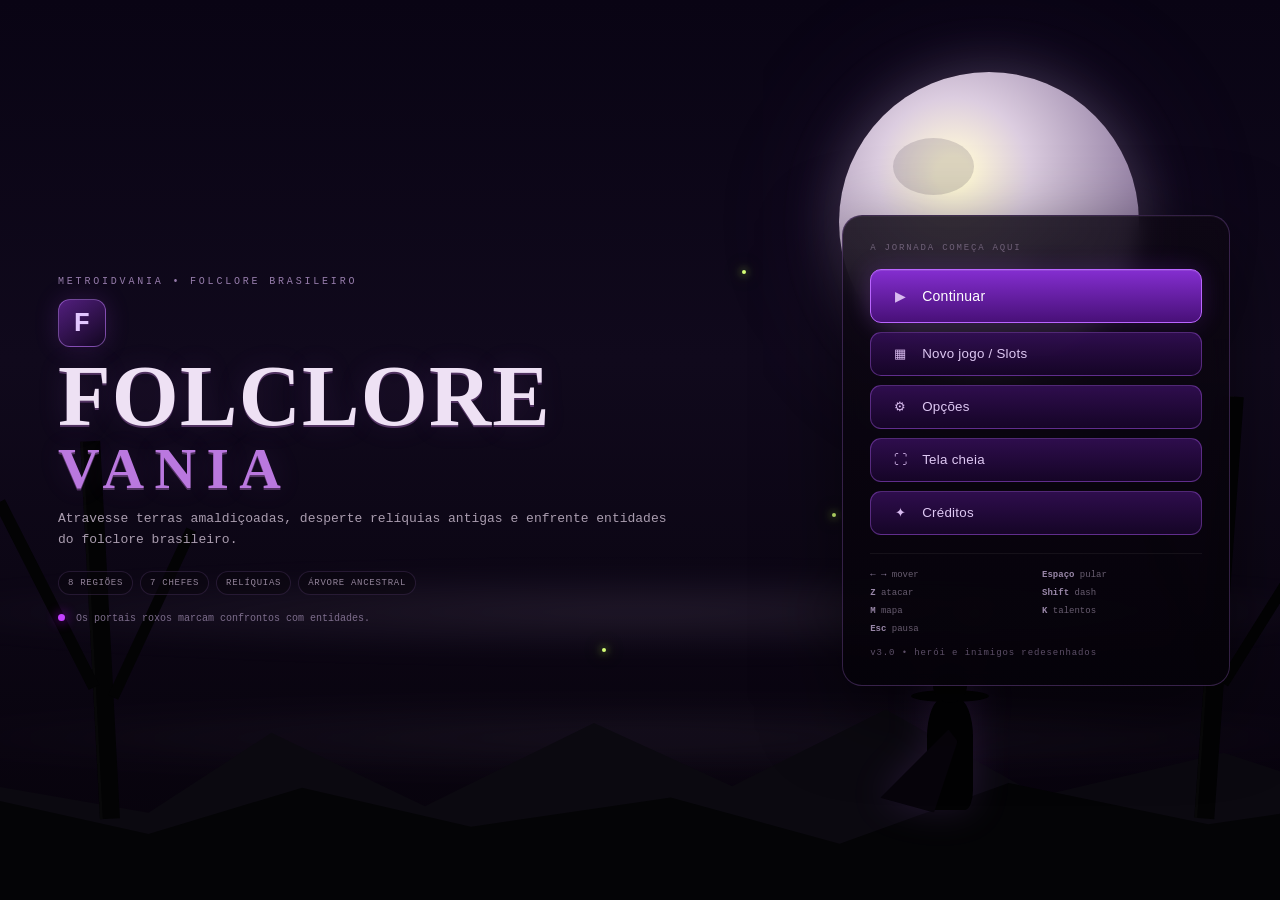
<file: index.html>
<!DOCTYPE html>
<html lang="pt-BR">
<head>
  <meta charset="UTF-8">
  <meta name="viewport" content="width=device-width, initial-scale=1, viewport-fit=cover">
  <meta name="theme-color" content="#090016">
  <link rel="icon" href="data:image/svg+xml,%3Csvg xmlns=%27http://www.w3.org/2000/svg%27 viewBox=%270 0 64 64%27%3E%3Crect width=%2764%27 height=%2764%27 rx=%2714%27 fill=%27%23080012%27/%3E%3Cpath d=%27M16 14h32v8H25v8h19v8H25v12h-9z%27 fill=%27%23c078ff%27/%3E%3C/svg%3E">
  <title>Folclorevania v3.0 — Novo Herói e Inimigos</title>
  <link rel="stylesheet" href="css/style.css">
</head>
<body>

<div id="mainMenu" class="menu title-menu">
  <div class="title-scene" aria-hidden="true">
    <div class="scene-moon"></div>
    <div class="scene-mist mist-a"></div>
    <div class="scene-mist mist-b"></div>
    <div class="scene-hill hill-back"></div>
    <div class="scene-hill hill-front"></div>
    <div class="scene-tree tree-a"></div>
    <div class="scene-tree tree-b"></div>
    <div class="scene-hero"><span></span></div>
    <i class="firefly f1"></i><i class="firefly f2"></i><i class="firefly f3"></i><i class="firefly f4"></i><i class="firefly f5"></i>
  </div>

  <div class="title-shell">
    <section class="title-copy">
      <div class="eyebrow">METROIDVANIA • FOLCLORE BRASILEIRO</div>
      <div class="brand-mark" aria-hidden="true">F</div>
      <h1>FOLCLORE<span>VANIA</span></h1>
      <p class="menu-subtitle">Atravesse terras amaldiçoadas, desperte relíquias antigas e enfrente entidades do folclore brasileiro.</p>
      <div class="title-tags">
        <span>8 regiões</span><span>7 chefes</span><span>relíquias</span><span>árvore ancestral</span>
      </div>
      <div class="menu-note"><span class="portal-dot"></span> Os portais roxos marcam confrontos com entidades.</div>
    </section>

    <section class="title-panel">
      <div class="panel-kicker">A JORNADA COMEÇA AQUI</div>
      <div class="menu-actions vertical-actions title-actions">
        <button class="btn-main btn-large" onclick="continueLatestGame()"><span>▶</span> Continuar</button>
        <button onclick="openLoadScreen()"><span>▦</span> Novo jogo / Slots</button>
        <button onclick="openOptions('menu')"><span>⚙</span> Opções</button>
        <button onclick="toggleFullscreen()"><span>⛶</span> Tela cheia</button>
        <button onclick="showCredits()"><span>✦</span> Créditos</button>
      </div>
      <div class="controls-mini">
        <span><b>← →</b> mover</span><span><b>Espaço</b> pular</span><span><b>Z</b> atacar</span>
        <span><b>Shift</b> dash</span><span><b>M</b> mapa</span><span><b>K</b> talentos</span><span><b>Esc</b> pausa</span>
      </div>
      <div class="version-badge">v3.0 • herói e inimigos redesenhados</div>
    </section>
  </div>
</div>

<div id="saveScreen" class="hidden"></div>

<div id="streamLoadingScreen" class="stream-loading hidden" aria-live="polite">
  <div class="stream-loading-card">
    <div class="stream-loading-kicker">CARREGAMENTO DE REGIÃO</div>
    <div id="streamLoadingTitle" class="stream-loading-title">Preparando...</div>
    <div class="stream-loading-track"><div id="streamLoadingBar" class="stream-loading-bar"></div></div>
    <div id="streamLoadingStatus" class="stream-loading-status">0%</div>
    <div id="streamLoadedWindow" class="stream-loading-window">—</div>
  </div>
</div>

<div id="optionsScreen" class="menu hidden">
  <div class="menu-card options-card">
    <div class="eyebrow">CONFIGURAÇÕES</div>
    <h2>Opções</h2>
    <p class="options-intro">Ajuste os efeitos sem alterar a jogabilidade.</p>
    <div class="option-list">
      <label class="option-row">
        <span><b>Qualidade gráfica</b><small>Define a quantidade de efeitos ambientais.</small></span>
        <select id="graphicsQuality" onchange="updateGameSetting('quality', this.value)">
          <option value="high">Alta</option><option value="medium">Média</option><option value="low">Baixa</option>
        </select>
      </label>
      <label class="option-row toggle-row">
        <span><b>Efeitos ambientais</b><small>Névoa, brasas, vaga-lumes e partículas de cenário.</small></span>
        <input id="ambientFxToggle" type="checkbox" onchange="updateGameSetting('ambientFx', this.checked)">
      </label>
      <label class="option-row toggle-row">
        <span><b>Tremor de tela</b><small>Impacto visual ao sofrer ou causar golpes fortes.</small></span>
        <input id="screenShakeToggle" type="checkbox" onchange="updateGameSetting('screenShake', this.checked)">
      </label>
      <label class="option-row toggle-row">
        <span><b>HUD completo</b><small>Exibe objetivo, relíquias e habilidades na tela.</small></span>
        <input id="hudToggle" type="checkbox" onchange="updateGameSetting('hud', this.checked)">
      </label>
    </div>
    <div class="menu-actions">
      <button class="btn-main" onclick="closeOptions()">Aplicar e voltar</button>
      <button onclick="resetGameSettings()">Restaurar padrão</button>
    </div>
  </div>
</div>

<div id="creditsScreen" class="menu hidden">
  <div class="menu-card compact-card">
    <div class="eyebrow">CRÉDITOS</div>
    <h2>Folclorevania</h2>
    <p>Desenvolvido por Su Alves</p>
    <p class="credits-note">Metroidvania 2D inspirado em lendas, matas, vilas e entidades do folclore brasileiro.</p>
    <button class="btn-main" onclick="backToMenu()">Voltar</button>
  </div>
</div>

<div id="pauseMenu" class="menu hidden">
  <div class="menu-card compact-card pause-card">
    <div class="pause-symbol">❖</div>
    <div class="eyebrow">JOGO PAUSADO</div>
    <h2>Pausa</h2>
    <div id="pauseRegion" class="pause-region">—</div>
    <div class="menu-actions vertical-actions">
      <button class="btn-main" onclick="resumeGame()">Continuar</button>
      <button onclick="quickSavePrompt()">💚 Descansar e salvar</button>
      <button onclick="SkillTree.open()">✦ Árvore de habilidades</button>
      <button onclick="openOptions('pause')">⚙ Opções</button>
      <button onclick="toggleFullscreen()">⛶ Tela cheia</button>
      <button class="btn-danger-soft" onclick="returnToTitle()">Voltar ao menu</button>
    </div>
  </div>
</div>

<div id="endingScreen" class="menu hidden">
  <div class="menu-card compact-card">
    <div class="eyebrow">A LENDA CONTINUA</div>
    <h2>A Cuca foi derrotada</h2>
    <p class="menu-subtitle">A última maldição caiu. Das ruínas da vila ao covil da Cuca, a jornada principal chegou ao fim — mas os segredos, relíquias e caminhos já descobertos continuam abertos para exploração.</p>
    <div id="endingStats" class="ending-stats"></div>
    <div class="menu-actions vertical-actions">
      <button class="btn-main" onclick="continueAfterEnding()">Continuar explorando</button>
      <button onclick="returnToTitle()">Voltar ao menu</button>
    </div>
  </div>
</div>

<canvas id="gameCanvas" aria-label="Folclorevania"></canvas>

<button id="skillQuickButton" type="button" onclick="SkillTree.open()" aria-label="Abrir árvore de habilidades">✦ Árvore</button>
<div id="skillScreen" class="skill-screen hidden" role="dialog" aria-modal="true" aria-labelledby="skillTitle">
  <div class="skill-shell">
    <header class="skill-header">
      <div><div class="eyebrow">O PODER DA TERRA DESPERTA</div><h2 id="skillTitle">Árvore Ancestral</h2>
        <p>Derrote entidades e criaturas, evolua e escolha o seu caminho.</p></div>
      <button type="button" id="skillClose" class="skill-close" onclick="SkillTree.close()" aria-label="Fechar habilidades">✕ Fechar</button>
    </header>
    <div class="skill-progress">
      <div class="skill-level">NÍVEL <strong id="skillLevel">1</strong></div>
      <div class="skill-xp-wrap"><div class="skill-xp-head"><span>EXPERIÊNCIA</span><span id="skillXp">0 / 60 experiência</span></div>
        <div class="skill-xp-track"><div id="skillXpBar"></div></div></div>
      <div class="skill-points"><strong id="skillPoints">0</strong><span>PONTOS<br>DISPONÍVEIS</span></div>
    </div>
    <div id="skillBranches" class="skill-branches" aria-live="polite"></div>
    <footer class="skill-footer">Cada melhoria custa 1 ponto • Desbloqueie primeiro a habilidade anterior • As escolhas são salvas no seu slot.</footer>
  </div>
</div>

<button id="touchInteract" type="button" class="touch-interact hidden" data-code="KeyE" aria-label="Descansar na fogueira">🔥 DESCANSAR</button>
<div id="touchControls" class="touch-controls" aria-hidden="true">
  <div class="touch-left">
    <button class="touch-btn touch-dir" data-code="ArrowLeft" aria-label="Mover para esquerda">◀</button>
    <button class="touch-btn touch-dir" data-code="ArrowRight" aria-label="Mover para direita">▶</button>
  </div>
  <div class="touch-right">
    <button class="touch-btn action-jump" data-code="Space" aria-label="Pular">PULO</button>
    <button class="touch-btn" data-code="KeyZ" aria-label="Atacar">ATK</button>
    <button class="touch-btn" data-code="ShiftLeft" aria-label="Dash">DASH</button>
    <button class="touch-btn" data-code="KeyX" aria-label="Investida">X</button>
    <button class="touch-btn" data-code="KeyC" aria-label="Especial">ESP</button>
  </div>
</div>

<script src="js/systems/regionData.js"></script>
<script src="js/systems/regionStream.js"></script>
<script src="js/systems/relicSystem.js"></script>
<script src="js/core/input.js"></script>
<script src="js/core/camera.js"></script>
<script src="js/systems/physics.js"></script>
<script src="js/systems/particleSystem.js"></script>
<script src="js/systems/mapSystem.js"></script>
<script src="js/systems/transitionSystem.js"></script>
<script src="js/systems/campfireSystem.js"></script>
<script src="js/systems/saveSystem.js"></script>
<script src="js/systems/skillTree.js"></script>
<script src="js/entities/player.js?v=3.0"></script>
<script src="js/entities/enemy.js?v=3.0"></script>
<script src="js/entities/entityArt.js?v=3.0"></script>
<script src="js/entities/bossSystem.js?v=2.9"></script>
<script src="js/entities/bossVisuals.js?v=2.9"></script>
<script src="js/ui/hud.js"></script>
<script src="js/ui/bossHUD.js"></script>
<script src="js/core/gameLoop.js"></script>
<script src="js/main.js?v=3.0"></script>

</body>
</html>
</file>
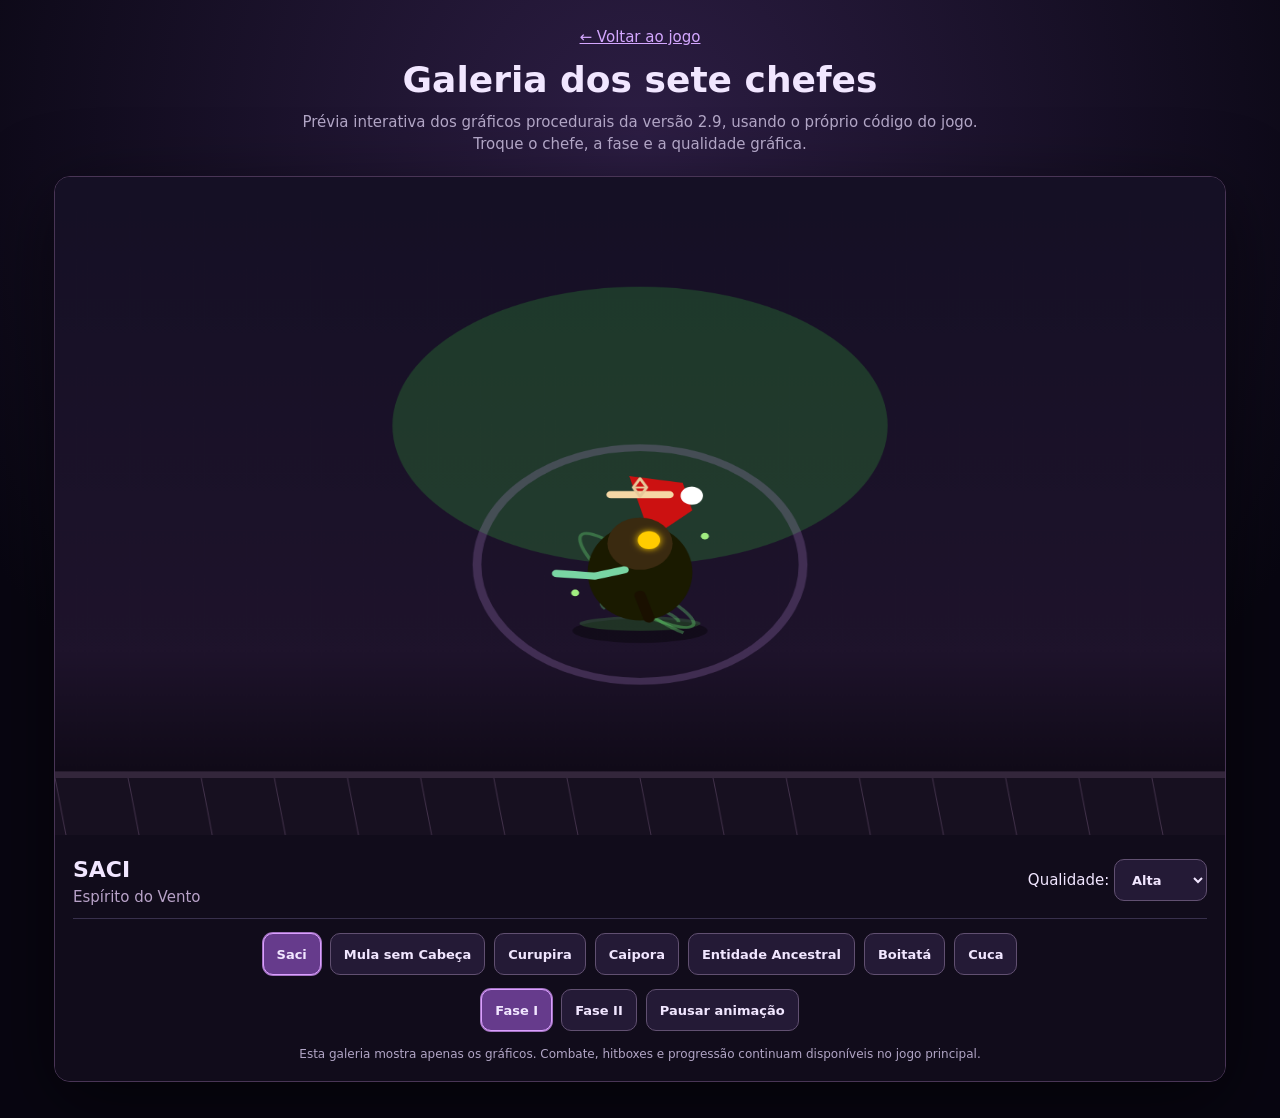
<file: boss-gallery.html>
<!doctype html>
<html lang="pt-BR">
<head>
<meta charset="utf-8">
<meta name="viewport" content="width=device-width,initial-scale=1,viewport-fit=cover">
<meta name="theme-color" content="#080611">
<title>Galeria de Chefes | Folclorevania v2.9</title>
<style>
:root{color-scheme:dark;--fg:#f1e6ff;--muted:#b1a5c5;--line:#38304c;--accent:#c58aff}
*{box-sizing:border-box}body{margin:0;min-height:100vh;background:radial-gradient(circle at 50% 12%,#2c1d43,#080611 66%);color:var(--fg);font:15px/1.5 system-ui,sans-serif}
header{padding:26px 22px 16px;text-align:center}a{color:#d4a7ff}h1{margin:4px 0;font-size:clamp(24px,4vw,36px)}
header p{color:var(--muted);margin:4px auto;max-width:690px}
.wrap{max-width:1200px;margin:auto;padding:0 14px 36px}
.stage{border:1px solid #493556;border-radius:16px;overflow:hidden;background:#0b0914;box-shadow:0 20px 75px #0008}
canvas{width:100%;aspect-ratio:16/9;display:block;touch-action:pan-y}
.panel{padding:18px;background:#110c1b;display:grid;gap:14px}
.row{display:flex;gap:9px;flex-wrap:wrap;justify-content:center}
button,select{border:1px solid #615071;background:#241a36;color:var(--fg);border-radius:10px;padding:10px 13px;min-height:42px;font:600 13px system-ui,sans-serif;cursor:pointer}
button:hover,button:focus-visible{border-color:#d09cff}
button[aria-pressed="true"]{background:#663b8c;border-color:#db9fff;box-shadow:0 0 0 1px #a474c3}
.meta{display:flex;justify-content:space-between;align-items:center;gap:20px;border-bottom:1px solid var(--line);padding-bottom:10px}
.meta h2{margin:0;font-size:22px}.meta p{margin:0;color:#b8a2c8}.hint{text-align:center;color:var(--muted);font-size:12px}
@media(max-width:620px){.meta{display:block;text-align:center}.meta h2{font-size:20px}.panel{padding:12px}.row{gap:6px}button,select{font-size:12px;padding:9px 10px}}
</style>
</head>
<body>
<header><a href="./">← Voltar ao jogo</a><h1>Galeria dos sete chefes</h1>
<p>Prévia interativa dos gráficos procedurais da versão 2.9, usando o próprio código do jogo. Troque o chefe, a fase e a qualidade gráfica.</p></header>
<main class="wrap">
<div class="stage">
<canvas id="preview" width="1280" height="900" aria-label="Prévia animada do chefe selecionado"></canvas>
<div class="panel">
<div class="meta"><div><h2 id="bossName">—</h2><p id="bossSub">—</p></div>
<label for="quality">Qualidade: <select id="quality" aria-label="Qualidade gráfica"><option value="high">Alta</option><option value="medium">Média</option><option value="low">Baixa</option></select></label></div>
<div class="row" id="bossButtons" aria-label="Escolha o chefe"></div>
<div class="row"><button type="button" id="phase1" aria-pressed="true">Fase I</button><button type="button" id="phase2" aria-pressed="false">Fase II</button><button type="button" id="pause" aria-pressed="false">Pausar animação</button></div>
<div class="hint">Esta galeria mostra apenas os gráficos. Combate, hitboxes e progressão continuam disponíveis no jogo principal.</div>
</div></div>
</main>
<script>
const Camera={x:0};
const GameSettings={quality:'high'};
const Player={x:360,y:760,width:30,height:46,vx:0,vy:0,abilities:{_confused:false},hurtBox:{x:360,y:760,width:30,height:46},invincible:true};
const BossHUD={_displayPct:1};
</script>
<script src="js/entities/bossSystem.js?v=2.9"></script>
<script src="js/entities/bossVisuals.js?v=2.9"></script>
<script>
'use strict';
const canvas=document.getElementById('preview'),ctx=canvas.getContext('2d');
const ids=['saci','mula','curupira','caipora','ancestral','boitata','cuca'];
const labels=['Saci','Mula sem Cabeça','Curupira','Caipora','Entidade Ancestral','Boitatá','Cuca'];
const buttons=document.getElementById('bossButtons');
let activeId='saci',phase=1,paused=false,last=0;
for(let i=0;i<ids.length;i++){
  const btn=document.createElement('button');
  btn.type='button';btn.textContent=labels[i];btn.dataset.id=ids[i];
  btn.addEventListener('click',()=>selectBoss(ids[i]));
  buttons.append(btn);
}
function setPhase(value){
  phase=value;BossSystem.boss.phase=value;
  BossSystem.boss.visualPhasePulse=1;
  document.getElementById('phase1').setAttribute('aria-pressed',String(value===1));
  document.getElementById('phase2').setAttribute('aria-pressed',String(value===2));
}
function selectBoss(id){
  activeId=id;BossSystem.boss=createBoss(id);
  BossSystem.active=true;BossSystem.introActive=false;BossSystem.defeatActive=false;
  BossSystem.boss.onGround=true;
  document.getElementById('bossName').textContent=BossSystem.boss.displayName;
  document.getElementById('bossSub').textContent=BossSystem.boss.subtitle;
  for(const btn of buttons.children)btn.setAttribute('aria-pressed',String(btn.dataset.id===id));
  setPhase(phase);
}
document.getElementById('phase1').addEventListener('click',()=>setPhase(1));
document.getElementById('phase2').addEventListener('click',()=>setPhase(2));
document.getElementById('quality').addEventListener('change',e=>GameSettings.quality=e.target.value);
document.getElementById('pause').addEventListener('click',()=>{
  paused=!paused;
  document.getElementById('pause').textContent=paused?'Retomar animação':'Pausar animação';
  document.getElementById('pause').setAttribute('aria-pressed',String(paused));
});
function drawBackground(b,t){
  const sky=ctx.createLinearGradient(0,0,0,900);
  sky.addColorStop(0,'#151025');sky.addColorStop(.72,'#1e132b');sky.addColorStop(1,'#09060e');
  ctx.fillStyle=sky;ctx.fillRect(0,0,1280,900);
  ctx.save();ctx.globalAlpha=.17;
  ctx.fillStyle=b.nameColor;
  ctx.beginPath();ctx.ellipse(640,340,260+Math.sin(t)*18,190,0,0,Math.PI*2);ctx.fill();
  ctx.restore();
  ctx.fillStyle='#171020';ctx.fillRect(0,820,1280,80);
  ctx.fillStyle='#33263b';ctx.fillRect(0,813,1280,9);
  ctx.strokeStyle='#46344e';ctx.lineWidth=1;
  for(let x=0;x<1280;x+=80){ctx.beginPath();ctx.moveTo(x,822);ctx.lineTo(x+12,900);ctx.stroke()}
}
function tick(b,dt){
  BossVisuals.update(dt);
  b._stateTimer=(b._stateTimer||0)+dt;
  b._spinAngle=(b._spinAngle||0)+dt*4;
  b._footAngle=(b._footAngle||0)+dt*3;
  b._tailAngle=(b._tailAngle||0)+dt*2;
  b._runeAngle=(b._runeAngle||0)+dt*(phase===2?2.2:1.2);
  b._pulseTime=(b._pulseTime||0)+dt*3;
  b._angle=(b._angle||0)+dt*3;
  b.visualPhasePulse=Math.max(0,(b.visualPhasePulse||0)-dt*.8);
}
function frame(ts){
  const dt=Math.min(.04,Math.max(0,(ts-last)/1000 || 0));last=ts;
  const b=BossSystem.boss;
  if(b){
    if(!paused)tick(b,dt);
    Camera.x=b.x+b.width/2-640;
    drawBackground(b,BossVisuals.time);
    // Lupa da galeria: os detalhes ficam legíveis sem mudar a escala no jogo.
    ctx.save();
    ctx.translate(640,530);
    ctx.scale(2.45,2.45);
    ctx.translate(-640,-(b.y+b.height/2));
    BossSystem.draw(ctx);
    ctx.restore();
  }
  requestAnimationFrame(frame);
}
selectBoss(activeId);requestAnimationFrame(frame);
</script>
</body>
</html>
</file>
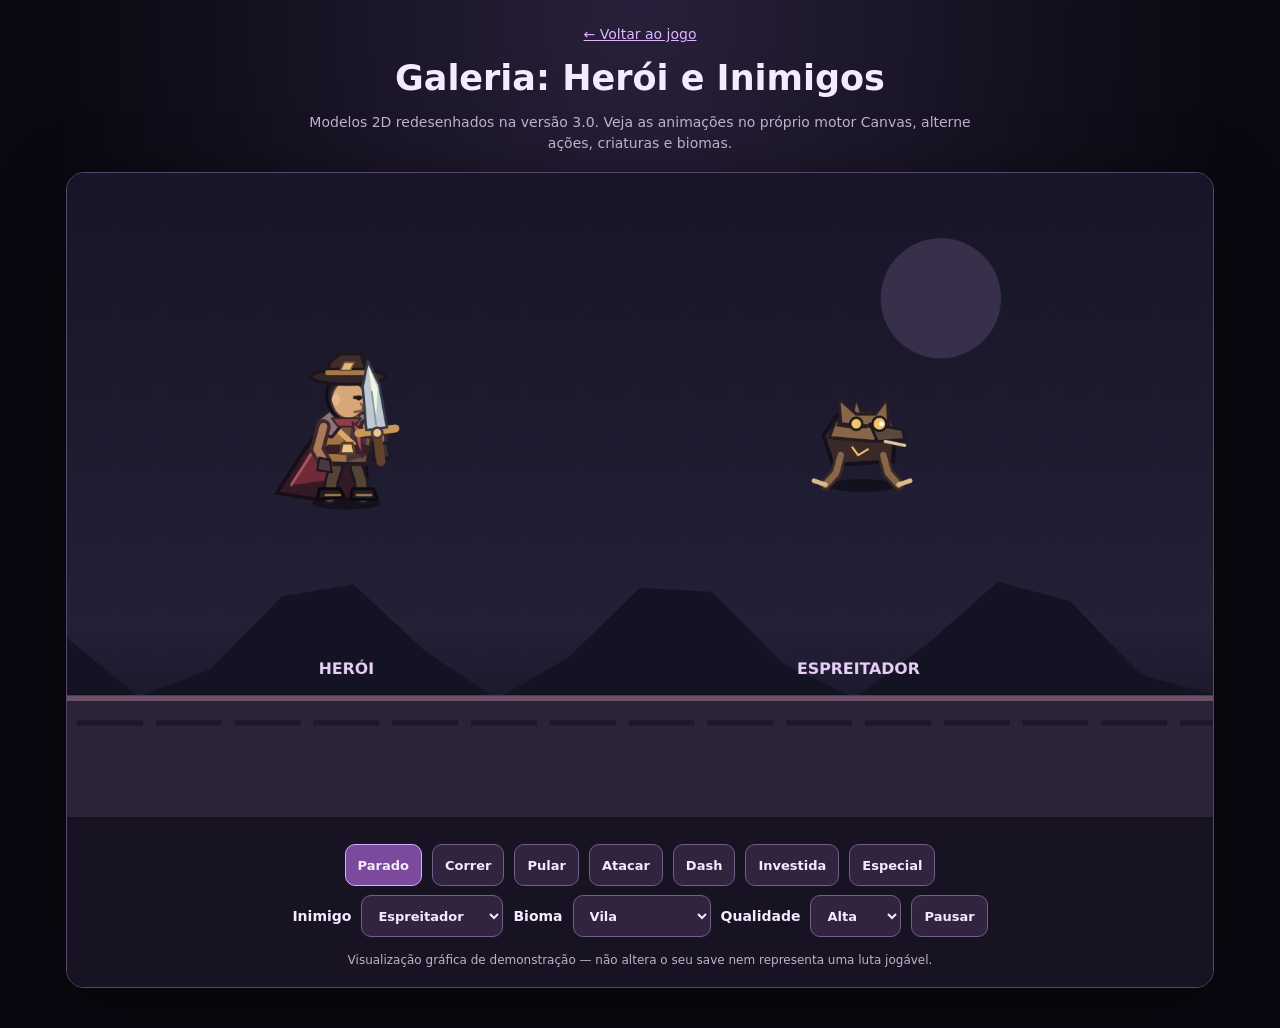
<file: entity-gallery.html>
<!doctype html>
<html lang="pt-BR"><head>
<meta charset="utf-8"><meta name="viewport" content="width=device-width,initial-scale=1,viewport-fit=cover">
<meta name="theme-color" content="#0a0913"><title>Galeria do Herói e Inimigos — Folclorevania v3.0</title>
<style>
:root{color-scheme:dark;--line:#56476b;--txt:#f4ebff;--muted:#bfb1cb}
*{box-sizing:border-box}body{margin:0;background:radial-gradient(ellipse at top,#28203a,#0a0912 64%);color:var(--txt);font:14px/1.5 system-ui,sans-serif}
main{max-width:1180px;margin:auto;padding:24px 16px 40px}header{text-align:center;margin-bottom:18px}
h1{font-size:clamp(23px,4vw,35px);margin:7px 0}header p{color:var(--muted);max-width:680px;margin:0 auto 14px}
a{color:#e1b5ff}.board{border:1px solid var(--line);background:#0b0b13;border-radius:18px;overflow:hidden;box-shadow:0 18px 65px #0008}
canvas{display:block;width:100%;aspect-ratio:16/9}section{padding:18px;background:#171323}
.row{display:flex;flex-wrap:wrap;align-items:center;justify-content:center;gap:10px;margin:9px 0}
label{font-weight:650}select,button{font:600 13px system-ui;border:1px solid #745d89;border-radius:10px;background:#30243f;color:var(--txt);min-height:42px;padding:9px 12px;cursor:pointer}
button[aria-pressed=true]{background:#7b4a9d;border-color:#dcaaff}
.note{margin:14px 0 0;text-align:center;color:var(--muted);font-size:12px}
@media(max-width:620px){section{padding:11px}.row{gap:6px}select,button{font-size:12px;padding:8px 9px}}
</style></head><body>
<main><header><a href="./">← Voltar ao jogo</a><h1>Galeria: Herói e Inimigos</h1>
<p>Modelos 2D redesenhados na versão 3.0. Veja as animações no próprio motor Canvas, alterne ações, criaturas e biomas.</p></header>
<div class="board"><canvas id="preview" width="1600" height="900" aria-label="Cena animada do herói e inimigo"></canvas>
<section><div class="row" id="actions">
<button type="button" data-action="idle" aria-pressed="true">Parado</button>
<button type="button" data-action="run" aria-pressed="false">Correr</button>
<button type="button" data-action="jump" aria-pressed="false">Pular</button>
<button type="button" data-action="attack" aria-pressed="false">Atacar</button>
<button type="button" data-action="dash" aria-pressed="false">Dash</button>
<button type="button" data-action="charge" aria-pressed="false">Investida</button>
<button type="button" data-action="special" aria-pressed="false">Especial</button></div>
<div class="row">
<label for="enemy">Inimigo</label><select id="enemy">
<option value="espreitador">Espreitador</option><option value="brutamontes">Brutamontes</option><option value="saltador">Saltador</option></select>
<label for="biome">Bioma</label><select id="biome">
<option value="0">Vila</option><option value="1">Floresta</option><option value="2">Ruínas</option>
<option value="3">Bosque</option><option value="4">Vale</option><option value="5">Profundezas</option>
<option value="6">Pântano</option><option value="7">Covil</option></select>
<label for="quality">Qualidade</label><select id="quality">
<option value="high">Alta</option><option value="medium">Média</option><option value="low">Baixa</option></select>
<button id="toggle" type="button" aria-pressed="false">Pausar</button>
</div><p class="note">Visualização gráfica de demonstração — não altera o seu save nem representa uma luta jogável.</p></section>
</div></main>
<script>
const Camera={x:0};
const GameSettings={quality:'high'};
</script>
<script src="js/entities/entityArt.js?v=3.0"></script>
<script>
'use strict';
const canvas=document.getElementById('preview'),ctx=canvas.getContext('2d');
const hero={x:380,y:685,width:30,height:46,health:6,maxHealth:6,
  state:'idle',facing:1,onGround:true,attackTimer:0,stamina:100,
  invincible:false,vx:0,vy:0,specialTimer:0};
const monster={x:1070,y:690,width:34,height:36,health:5,maxHealth:5,
  speed:1.4,vx:1.1,kind:'espreitador',regionId:0,
  onGround:true,aiState:'chase',_attackDir:-1,attackTimer:0,
  windupDuration:.32,windupTimer:.32,_animTime:0};
let paused=false,last=0,active='idle';
function setAction(st){
 active=st;hero.state=st;hero.onGround=st!=='jump';hero.vx=st==='run'?3.2:st==='dash'?7.5:0;
 hero.attackTimer=st==='attack'?.25:0;hero.specialTimer=st==='special'?.4:0;
 for(const b of document.querySelectorAll('[data-action]'))b.setAttribute('aria-pressed',String(b.dataset.action===st));
}
document.querySelectorAll('[data-action]').forEach(b=>b.addEventListener('click',()=>setAction(b.dataset.action)));
document.getElementById('enemy').addEventListener('change',e=>{monster.kind=e.target.value;monster._animTime=0});
document.getElementById('biome').addEventListener('change',e=>{monster.regionId=Number(e.target.value)});
document.getElementById('quality').addEventListener('change',e=>{GameSettings.quality=e.target.value});
document.getElementById('toggle').addEventListener('click',e=>{
 paused=!paused;e.target.textContent=paused?'Retomar':'Pausar';e.target.setAttribute('aria-pressed',String(paused));
});
function drawStage(){
 const sky=ctx.createLinearGradient(0,0,0,900);sky.addColorStop(0,'#171527');sky.addColorStop(.7,'#242036');sky.addColorStop(1,'#120f20');
 ctx.fillStyle=sky;ctx.fillRect(0,0,1600,900);
 ctx.fillStyle='#38304b';ctx.beginPath();ctx.arc(1220,175,84,0,Math.PI*2);ctx.fill();
 ctx.fillStyle='#141323';ctx.beginPath();ctx.moveTo(0,760);
 for(let x=0;x<=1600;x+=100)ctx.lineTo(x,650+Math.sin(x*.013)*85);ctx.lineTo(1600,900);ctx.lineTo(0,900);ctx.fill();
 ctx.fillStyle='#2b2337';ctx.fillRect(0,730,1600,170);
 ctx.fillStyle='#6b4f65';ctx.fillRect(0,730,1600,8);
 for(let x=0;x<1600;x+=110){ctx.fillStyle='rgba(22,15,32,.6)';ctx.fillRect(x+14,765,92,7)}
}
function frame(ts){
 const dt=Math.min(.04,Math.max(0,(ts-last)/1000||0));last=ts;
 if(!paused){
  EntityArt.update(dt);EntityArt.updatePlayer(dt,hero);
  monster._animTime+=dt;
  if(active==='attack')hero.attackTimer=Math.max(.05,.25-(EntityArt.heroTime% .25));
 }
 ctx.save();drawStage();
 // A lupa conserva a proporção vertical do sprite e amplia apenas o centro da cena.
 ctx.save();ctx.translate(390,430);ctx.scale(2.25,2.25);ctx.translate(-395,-720);
 EntityArt.drawPlayer(ctx,hero);ctx.restore();
 ctx.save();ctx.translate(1110,430);ctx.scale(2.25,2.25);ctx.translate(-1087,-725);
 EntityArt.drawEnemy(ctx,monster);ctx.restore();
 ctx.font='bold 22px system-ui';ctx.fillStyle='#e8cef9';ctx.textAlign='center';
 ctx.fillText('HERÓI',390,700);ctx.fillText(monster.kind.toUpperCase(),1105,700);
 ctx.restore();
 requestAnimationFrame(frame);
}
setAction('idle');requestAnimationFrame(frame);
</script></body></html>
</file>
<file: css/style.css>
:root {
  color-scheme: dark;
  --bg:#050008; --panel:rgba(10,2,22,.94); --panel-2:rgba(18,4,36,.92);
  --accent:#b968ff; --accent-2:#6d19d8; --accent-soft:#d9b9ff;
  --text:#f3eaff; --muted:#a99ab9; --danger:#ff5d70; --border:rgba(185,104,255,.35);
}
*{box-sizing:border-box} html,body{width:100%;height:100%}
body{margin:0;background:#030005;color:var(--text);font-family:ui-monospace,SFMono-Regular,Menlo,Monaco,Consolas,"Liberation Mono",monospace;overflow:hidden;display:flex;align-items:center;justify-content:center;touch-action:none}
body::after{content:"";position:fixed;inset:0;pointer-events:none;z-index:4;background:linear-gradient(rgba(255,255,255,.012) 50%,rgba(0,0,0,.035) 50%);background-size:100% 4px;mix-blend-mode:soft-light;opacity:.35}
canvas{display:block;background:#0b0710;width:min(100vw,calc(100vh * 16 / 9));height:auto;max-width:100vw;max-height:100vh;aspect-ratio:16/9;image-rendering:auto;outline:none;box-shadow:0 0 80px rgba(0,0,0,.55)}
.hidden{display:none!important}

/* ---------- Menus ---------- */
.menu{position:fixed;inset:0;z-index:90;display:grid;place-items:center;padding:24px;background:rgba(1,0,4,.78);backdrop-filter:blur(10px)}
.menu-card{width:min(680px,94vw);padding:34px;text-align:center;border:1px solid var(--border);border-radius:22px;background:linear-gradient(180deg,rgba(31,9,54,.96),rgba(7,1,17,.98));box-shadow:0 24px 90px rgba(0,0,0,.7),inset 0 1px rgba(255,255,255,.035),0 0 55px rgba(132,53,220,.12)}
.compact-card{width:min(470px,92vw)}
.eyebrow{color:#967cab;font-size:10px;letter-spacing:.28em;margin-bottom:10px;text-transform:uppercase}
h1,h2{margin:0} h2{color:#dfc1ff;font-size:30px;margin-bottom:14px;text-shadow:0 0 18px rgba(180,100,255,.2)}
.menu-subtitle,.credits-note{color:var(--muted);line-height:1.65;max-width:590px;margin:14px auto 20px}
.menu-actions{display:flex;flex-wrap:wrap;gap:9px;justify-content:center}.vertical-actions{flex-direction:column;max-width:300px;margin:0 auto}
button,select{font:600 12px/1.1 inherit}
button{min-height:44px;padding:10px 18px;border:1px solid rgba(185,104,255,.36);border-radius:11px;color:#dec8f3;background:linear-gradient(180deg,rgba(50,14,83,.92),rgba(22,5,40,.97));cursor:pointer;letter-spacing:.02em;transition:transform .12s ease,border-color .12s ease,box-shadow .12s ease,background .12s ease}
button:hover,button:focus-visible{transform:translateY(-1px);border-color:#c178ff;background:linear-gradient(180deg,rgba(81,26,128,.96),rgba(37,8,67,.98));box-shadow:0 0 20px rgba(173,87,255,.2);outline:none}button:active{transform:translateY(1px) scale(.99)}
.btn-main{color:#fff;border-color:#ba65ff;background:linear-gradient(180deg,#842ed0,#481078);box-shadow:0 0 24px rgba(149,55,238,.2),inset 0 1px rgba(255,255,255,.1)}
.btn-large{min-height:54px;font-size:14px}.btn-danger-soft{border-color:rgba(255,93,112,.34);color:#ffabb5;background:#2a0910}
.menu-note{margin-top:18px;color:#7d6d8c;font-size:10px}.portal-dot{width:7px;height:7px;border-radius:50%;display:inline-block;background:#c441ff;box-shadow:0 0 12px #b400ff;margin-right:5px}.version-badge{margin-top:14px;color:#5d4f68;font-size:9px;letter-spacing:.1em}.ending-stats{margin:18px 0;padding:12px;border:1px solid rgba(185,104,255,.18);border-radius:10px;background:rgba(0,0,0,.22);color:#b9a7c9;font-size:11px;line-height:1.8}

/* ---------- Title screen ---------- */
.title-menu{background:radial-gradient(circle at 70% 32%,rgba(87,31,129,.18),transparent 31%),linear-gradient(180deg,rgba(4,0,8,.72),rgba(1,0,3,.94));overflow:hidden}
.title-scene{position:absolute;inset:0;overflow:hidden;pointer-events:none;background:linear-gradient(180deg,#090414 0%,#10091c 40%,#06020a 100%)}
.scene-moon{position:absolute;width:min(26vw,300px);aspect-ratio:1;border-radius:50%;right:11%;top:8%;background:radial-gradient(circle at 38% 34%,#fff8d8 0 6%,#dccde0 28%,#9682a6 69%,#473c56 100%);box-shadow:0 0 55px rgba(213,189,236,.25),0 0 150px rgba(150,100,190,.12)}
.scene-moon::before,.scene-moon::after{content:"";position:absolute;border-radius:50%;background:rgba(70,57,80,.18)}.scene-moon::before{width:27%;height:19%;left:18%;top:22%}.scene-moon::after{width:20%;height:14%;right:18%;bottom:27%}
.scene-hill{position:absolute;left:-10%;width:120%;bottom:-4%;border-radius:50% 50% 0 0/28% 30% 0 0;transform-origin:center bottom}.hill-back{height:37%;background:#0b0910;clip-path:polygon(0 67%,8% 55%,18% 63%,26% 39%,36% 61%,47% 36%,56% 55%,66% 32%,76% 58%,88% 45%,100% 63%,100% 100%,0 100%)}.hill-front{height:27%;background:#040406;clip-path:polygon(0 52%,8% 44%,18% 58%,28% 39%,39% 55%,52% 43%,63% 62%,74% 37%,87% 54%,100% 42%,100% 100%,0 100%)}
.scene-tree{position:absolute;bottom:9%;width:20px;height:42%;background:#030304;box-shadow:inset 3px 0 rgba(255,255,255,.02)}.scene-tree::before,.scene-tree::after{content:"";position:absolute;background:#030304;transform-origin:bottom center}.scene-tree::before{width:12px;height:55%;left:-5px;top:10%;transform:rotate(-24deg)}.scene-tree::after{width:11px;height:49%;left:14px;top:19%;transform:rotate(28deg)}.tree-a{left:7%;transform:rotate(-3deg)}.tree-b{right:4%;height:47%;transform:rotate(4deg)}
.scene-hero{position:absolute;right:24%;bottom:10%;width:46px;height:112px;background:#020203;border-radius:35% 35% 18% 18%;filter:drop-shadow(0 0 18px rgba(185,104,255,.14))}.scene-hero::before{content:"";position:absolute;left:-16px;top:-8px;width:78px;height:12px;border-radius:50%;background:#020203}.scene-hero::after{content:"";position:absolute;left:6px;top:-30px;width:34px;height:35px;border-radius:50%;background:#020203}.scene-hero span{position:absolute;width:72px;height:84px;background:#07040b;left:-44px;top:29px;clip-path:polygon(86% 0,100% 13%,76% 100%,0 88%,52% 35%);transform:rotate(5deg)}
.scene-mist{position:absolute;left:-15%;width:130%;height:90px;border-radius:50%;background:radial-gradient(ellipse,rgba(203,180,222,.11),transparent 67%);filter:blur(12px)}.mist-a{bottom:27%;animation:mistMove 13s ease-in-out infinite alternate}.mist-b{bottom:13%;opacity:.6;animation:mistMove 18s ease-in-out infinite alternate-reverse}
.firefly{position:absolute;width:4px;height:4px;border-radius:50%;background:#d6ff76;box-shadow:0 0 8px #b6ff48,0 0 18px rgba(182,255,72,.55);animation:fly 4s ease-in-out infinite alternate}.f1{left:58%;top:30%}.f2{left:65%;top:57%;animation-delay:-1s}.f3{left:82%;top:46%;animation-delay:-2.4s}.f4{left:76%;top:68%;animation-delay:-.7s}.f5{left:47%;top:72%;animation-delay:-3s}
.title-shell{position:relative;z-index:2;width:min(1180px,94vw);display:grid;grid-template-columns:minmax(0,1.4fr) minmax(310px,.72fr);align-items:center;gap:38px}.title-copy{text-align:left;padding:22px 8px}.brand-mark{width:48px;height:48px;display:grid;place-items:center;border:1px solid rgba(199,134,255,.48);background:linear-gradient(145deg,rgba(119,44,180,.65),rgba(19,5,34,.78));color:#e2c6ff;font-size:28px;font-weight:900;border-radius:12px;box-shadow:0 0 25px rgba(166,71,239,.18);margin:12px 0 13px}
.title-copy h1{font-family:Georgia,"Times New Roman",serif;font-size:clamp(47px,7vw,86px);line-height:.86;letter-spacing:.015em;color:#eee1f4;text-shadow:0 2px 0 #513261,0 0 30px rgba(173,102,221,.14)}.title-copy h1 span{display:block;color:#ba78df;font-size:.67em;letter-spacing:.18em;margin-top:10px}.title-copy .menu-subtitle{margin-left:0;max-width:630px;color:#aa9daf;font-size:13px}.title-tags{display:flex;gap:7px;flex-wrap:wrap}.title-tags span{padding:6px 9px;border:1px solid rgba(189,128,235,.15);border-radius:999px;background:rgba(10,6,14,.52);color:#93849a;font-size:9px;text-transform:uppercase;letter-spacing:.08em}
.title-panel{padding:27px;border:1px solid rgba(197,127,255,.24);border-radius:20px;background:linear-gradient(180deg,rgba(13,7,19,.84),rgba(5,2,9,.92));box-shadow:0 25px 80px rgba(0,0,0,.5),inset 0 1px rgba(255,255,255,.035);backdrop-filter:blur(10px)}.panel-kicker{font-size:9px;letter-spacing:.2em;color:#6f6177;margin-bottom:16px}.title-actions{max-width:none}.title-actions button{text-align:left;display:flex;align-items:center;gap:11px;width:100%}.title-actions button span{display:inline-grid;place-items:center;width:22px;color:#d8bbef}.controls-mini{display:grid;grid-template-columns:repeat(2,minmax(0,1fr));gap:8px 12px;margin-top:18px;padding-top:16px;border-top:1px solid rgba(255,255,255,.055);color:#685d70;font-size:9px}.controls-mini b{color:#9987a8}
@keyframes mistMove{from{transform:translateX(-2%)}to{transform:translateX(3%) scaleY(1.15)}}@keyframes fly{from{transform:translate(0,0);opacity:.35}50%{opacity:1}to{transform:translate(22px,-17px);opacity:.5}}

/* ---------- Options ---------- */
.options-card{width:min(660px,94vw);text-align:left}.options-card h2,.options-card>.eyebrow,.options-intro{text-align:center}.options-intro{color:#82748d;font-size:11px;margin:-4px 0 18px}.option-list{display:grid;gap:9px;margin:18px 0 22px}.option-row{display:flex;align-items:center;justify-content:space-between;gap:20px;padding:13px 14px;border:1px solid rgba(255,255,255,.055);border-radius:11px;background:rgba(0,0,0,.18)}.option-row span{display:flex;flex-direction:column;gap:4px}.option-row b{color:#d7c7e4;font-size:11px}.option-row small{color:#706579;font-size:9px;line-height:1.35}.option-row select{min-width:125px;padding:8px 9px;border-radius:8px;border:1px solid #573274;background:#160a22;color:#e2c9f5}.toggle-row input{appearance:none;width:42px;height:23px;border-radius:999px;background:#281533;border:1px solid #4f2b65;position:relative;cursor:pointer;flex:none}.toggle-row input::after{content:"";position:absolute;width:17px;height:17px;left:2px;top:2px;border-radius:50%;background:#8d7b99;transition:.16s}.toggle-row input:checked{background:#672195;border-color:#a84ddd}.toggle-row input:checked::after{left:21px;background:#f0dcff;box-shadow:0 0 10px rgba(215,156,255,.6)}
.pause-symbol{width:54px;height:54px;margin:0 auto 10px;display:grid;place-items:center;border-radius:50%;border:1px solid rgba(190,121,255,.25);color:#c590ee;background:rgba(83,26,121,.15);font-size:22px}.pause-region{margin:-5px 0 20px;color:#75677e;font-size:10px;letter-spacing:.08em}

/* ---------- Save Screen ---------- */
#saveScreen{position:fixed;inset:0;z-index:110;overflow:auto;padding:24px;background:rgba(1,0,4,.88);backdrop-filter:blur(10px);font-family:inherit;text-align:center}#saveScreen>h2{margin-top:max(4vh,20px)}
.save-slot{width:min(520px,92vw);margin:0 auto 10px;padding:13px 14px;text-align:left;border:1px solid #4e2375;border-radius:12px;background:linear-gradient(180deg,rgba(24,6,43,.97),rgba(9,2,18,.98));box-shadow:0 10px 28px rgba(0,0,0,.24)}.save-slot.empty{border-color:#261833;opacity:.82}.save-slot.filled{border-color:#643694}.slot-header{color:#a875d5;font-size:11px;letter-spacing:2px;margin-bottom:7px;font-weight:bold}.slot-info{display:flex;flex-direction:column;gap:4px;color:#bbaacc;font-size:11px;margin-bottom:9px}.slot-region{color:#d9b6ff;font-size:12px}.slot-bosses{color:#ff91a6}.slot-explore{color:#8ccfff}.slot-date{color:#6e6278;font-size:10px}.slot-empty-label{color:#594765;text-align:center;padding:9px 0;letter-spacing:2px;font-size:12px}.slot-buttons{display:flex;gap:7px;align-items:center;flex-wrap:wrap}.btn-primary{flex:1}.btn-danger{background:#2a090d;color:#ff7584;border-color:#6d1b27}.btn-small{min-height:34px;padding:6px 10px}.btn-cancel{background:#101014;color:#918a99;border-color:#34313a}

/* ---------- Touch ---------- */
.touch-controls{display:none;position:fixed;z-index:70;inset:auto 0 max(12px,env(safe-area-inset-bottom)) 0;padding:0 max(14px,env(safe-area-inset-right)) 0 max(14px,env(safe-area-inset-left));justify-content:space-between;align-items:end;pointer-events:none}.touch-left,.touch-right{display:flex;gap:9px;align-items:end;pointer-events:auto}.touch-right{max-width:52vw;flex-wrap:wrap;justify-content:flex-end}.touch-btn{width:58px;height:52px;min-height:0;padding:0;border-radius:16px;color:#e9d7ff;background:rgba(16,5,28,.74);border:1px solid rgba(194,123,255,.40);backdrop-filter:blur(6px);user-select:none;-webkit-user-select:none}.touch-dir{width:64px;height:64px;font-size:20px}.action-jump{width:66px;height:66px;border-radius:50%}.touch-btn.pressed{transform:scale(.94);background:rgba(103,30,166,.86);border-color:#d190ff}

@media(max-width:840px){.title-shell{grid-template-columns:1fr;width:min(660px,94vw);gap:12px}.title-copy{text-align:center;padding:6px}.brand-mark{margin:7px auto 10px}.title-copy .menu-subtitle{margin-left:auto}.title-tags{justify-content:center}.title-panel{padding:20px}.scene-hero{right:14%;opacity:.55}.scene-moon{right:3%;top:3%}.menu{overflow:auto;align-items:start}.title-menu{padding-top:28px}.title-shell{margin:auto 0}.title-copy h1{font-size:clamp(42px,12vw,72px)}}
@media(max-width:720px){.menu{padding:12px}.menu-card{padding:24px 18px;border-radius:16px}.menu-actions button{flex:1 1 140px}#saveScreen{padding:12px}.option-row{align-items:flex-start}.option-row small{max-width:220px}.scene-tree{opacity:.6}.title-panel{border-radius:16px}.controls-mini{grid-template-columns:1fr 1fr}}
@media(hover:none) and (pointer:coarse){.touch-controls{display:flex}body.game-paused .touch-controls,body.game-menu .touch-controls{display:none}}
@media(prefers-reduced-motion:reduce){button,.toggle-row input::after{transition:none}.scene-mist,.firefly{animation:none}}

/* ---------- Streaming / loading real de regiões ---------- */
.stream-loading{position:fixed;inset:0;z-index:130;display:grid;place-items:center;padding:24px;background:radial-gradient(circle at 50% 42%,rgba(83,31,126,.18),transparent 32%),rgba(1,0,5,.96);backdrop-filter:blur(8px)}
.stream-loading-card{width:min(520px,92vw);padding:28px 30px;border:1px solid rgba(190,121,255,.28);border-radius:18px;background:linear-gradient(180deg,rgba(22,7,38,.96),rgba(7,2,14,.98));box-shadow:0 25px 80px rgba(0,0,0,.55);text-align:center}
.stream-loading-kicker{font-size:9px;letter-spacing:.24em;color:#806d91;margin-bottom:10px}.stream-loading-title{font-family:Georgia,"Times New Roman",serif;font-size:24px;color:#e3cff5;margin-bottom:18px;text-shadow:0 0 18px rgba(184,101,255,.18)}
.stream-loading-track{height:8px;border:1px solid rgba(187,118,244,.22);border-radius:999px;background:#0d0712;overflow:hidden}.stream-loading-bar{height:100%;width:0%;border-radius:inherit;background:linear-gradient(90deg,#632094,#c078ff);box-shadow:0 0 16px rgba(192,120,255,.45);transition:width .12s linear}
.stream-loading-status{margin-top:9px;color:#a28bad;font-size:10px}.stream-loading-window{margin-top:16px;padding-top:14px;border-top:1px solid rgba(255,255,255,.05);color:#675b70;font-size:9px;letter-spacing:.05em;line-height:1.6}


/* ---------- V2.6 Árvore de habilidades ---------- */
#skillQuickButton{position:fixed;right:16px;top:112px;z-index:72;min-height:40px;
  padding:8px 14px;border:1px solid rgba(224,172,255,.5);border-radius:12px;color:#ffe4ff;
  background:linear-gradient(135deg,rgba(91,27,131,.94),rgba(31,9,54,.95));box-shadow:0 6px 25px #0009}
body.game-menu #skillQuickButton,body.game-paused #skillQuickButton{display:none}
.skill-screen{position:fixed;inset:0;z-index:115;display:grid;place-items:center;padding:14px;
  background:rgba(2,0,8,.91);backdrop-filter:blur(12px)}
.skill-shell{width:min(1250px,96vw);max-height:94dvh;overflow:auto;touch-action:pan-y;overscroll-behavior:contain;
  border:1px solid rgba(196,126,255,.36);border-radius:22px;
  background:radial-gradient(circle at 50% -15%,rgba(110,46,163,.24),transparent 55%),linear-gradient(170deg,#14091f,#07030e 72%);
  box-shadow:0 35px 100px #000b;padding:24px}
.skill-header{display:flex;align-items:flex-start;justify-content:space-between;gap:18px;margin-bottom:20px}
.skill-header h2{font-family:Georgia,"Times New Roman",serif;font-size:clamp(25px,3vw,38px);margin:0 0 8px}
.skill-header p{font-size:11px;color:#a991bc;line-height:1.55;margin:0}
.skill-close{flex:none;min-width:110px}
.skill-progress{display:flex;align-items:center;gap:24px;padding:14px 20px;margin-bottom:18px;
  border:1px solid rgba(190,122,255,.23);background:#160b22a8;border-radius:14px}
.skill-level{font-size:10px;color:#a88cbf;white-space:nowrap}.skill-level strong{font-size:28px;color:#f2d6ff;margin-left:8px}
.skill-xp-wrap{flex:1}.skill-xp-head{display:flex;justify-content:space-between;gap:12px;color:#967eac;font-size:10px;margin-bottom:8px}
.skill-xp-track{width:100%;height:9px;border:1px solid #55316d;background:#09050f;border-radius:20px;overflow:hidden}
#skillXpBar{height:100%;width:0;background:linear-gradient(90deg,#8c48d1,#e5afff);box-shadow:0 0 15px #ac67e9;transition:width .2s}
.skill-points{display:flex;align-items:center;gap:9px;color:#a99ac1;font-size:9px;letter-spacing:.07em}
.skill-points strong{font-size:30px;color:#ffe2a1}
.skill-branches{display:grid;grid-template-columns:repeat(3,minmax(0,1fr));gap:14px}
.skill-branch{border:1px solid color-mix(in srgb,var(--branch-color) 35%,transparent);
  background:linear-gradient(180deg,rgba(255,255,255,.045),rgba(0,0,0,.22));border-radius:16px;padding:16px;min-width:0}
.skill-branch-head{display:flex;align-items:center;gap:12px;padding-bottom:14px;margin-bottom:14px;
  border-bottom:1px solid rgba(255,255,255,.07)}
.skill-branch-icon{display:grid;place-items:center;width:45px;height:45px;border-radius:13px;
  background:color-mix(in srgb,var(--branch-color) 14%,transparent);border:1px solid color-mix(in srgb,var(--branch-color) 35%,transparent);font-size:23px}
.skill-branch h3{color:var(--branch-color);font-size:16px;margin:0 0 4px}
.skill-branch-head p{margin:0;color:#978ba4;font-size:9px}
.skill-nodes{display:flex;flex-direction:column;gap:12px}
.skill-node{position:relative;display:flex;align-items:center;gap:10px;flex-wrap:wrap;padding:12px;
  background:rgba(5,3,12,.75);border:1px solid rgba(223,188,255,.12);border-radius:12px;min-height:108px}
.skill-node:not(:last-child)::after{content:"";position:absolute;left:29px;top:100%;height:13px;border-left:2px dashed var(--branch-color);opacity:.45}
.skill-node.locked{opacity:.58}
.skill-node.maxed{border-color:color-mix(in srgb,var(--branch-color) 65%,transparent);background:rgba(110,82,130,.12)}
.skill-node-icon{display:grid;place-items:center;width:36px;height:36px;flex:none;border-radius:10px;
  background:rgba(255,255,255,.06);font-size:20px}
.skill-node-body{flex:1;min-width:160px}
.skill-node-title{font-size:11px;font-weight:800;color:#f5e5ff;margin-bottom:5px}
.skill-node p{font-size:9px;line-height:1.4;color:#ac9bb6;margin:0 0 8px}
.skill-ranks{display:flex;gap:5px}.skill-ranks i{display:block;width:21px;height:5px;border-radius:8px;background:#35263f}
.skill-ranks i.filled{background:var(--branch-color);box-shadow:0 0 7px color-mix(in srgb,var(--branch-color) 50%,transparent)}
.skill-node button{width:100%;min-height:32px;padding:8px;font-size:9px;border-radius:8px;
  background:color-mix(in srgb,var(--branch-color) 18%,#16081e);border-color:color-mix(in srgb,var(--branch-color) 38%,transparent)}
.skill-node button:disabled{opacity:.55;cursor:not-allowed;transform:none;box-shadow:none}
.skill-footer{margin-top:16px;padding-top:14px;border-top:1px solid rgba(255,255,255,.07);
  color:#91819d;font-size:10px;text-align:center;line-height:1.5}
@media(max-width:1000px){.skill-branches{grid-template-columns:1fr}.skill-nodes{display:grid;grid-template-columns:repeat(2,minmax(0,1fr))}
  .skill-node:not(:last-child)::after{display:none}}
@media(max-width:600px){.skill-shell{padding:16px;max-height:96dvh}.skill-header{align-items:center}
  .skill-header p{font-size:10px}.skill-close{min-width:auto;padding:9px}.skill-progress{gap:10px;padding:12px}
  .skill-level strong{font-size:20px;margin-left:3px}.skill-points strong{font-size:24px}
  .skill-points span{font-size:8px}.skill-nodes{grid-template-columns:1fr}
  .skill-node{min-height:98px}.skill-xp-head{font-size:8px}#skillQuickButton{right:10px;top:10px;font-size:10px}}


/* Interação contextual mobile v2.7: aparece apenas perto da fogueira. */
.touch-interact{display:none;position:fixed;z-index:73;left:50%;bottom:max(108px,calc(108px + env(safe-area-inset-bottom)));
  transform:translateX(-50%);padding:12px 18px;min-height:45px;border:1px solid #dcb16b;
  border-radius:999px;background:linear-gradient(180deg,rgba(94,50,16,.96),rgba(36,18,9,.97));
  color:#ffe1a1;box-shadow:0 0 20px rgba(255,166,62,.25);touch-action:none;user-select:none}
.touch-interact.pressed{filter:brightness(1.3);transform:translateX(-50%) scale(.97)}
@media(hover:none) and (pointer:coarse){
  .touch-interact:not(.hidden){display:block}
  body.game-menu .touch-interact,body.game-paused .touch-interact{display:none}
}
</file>
